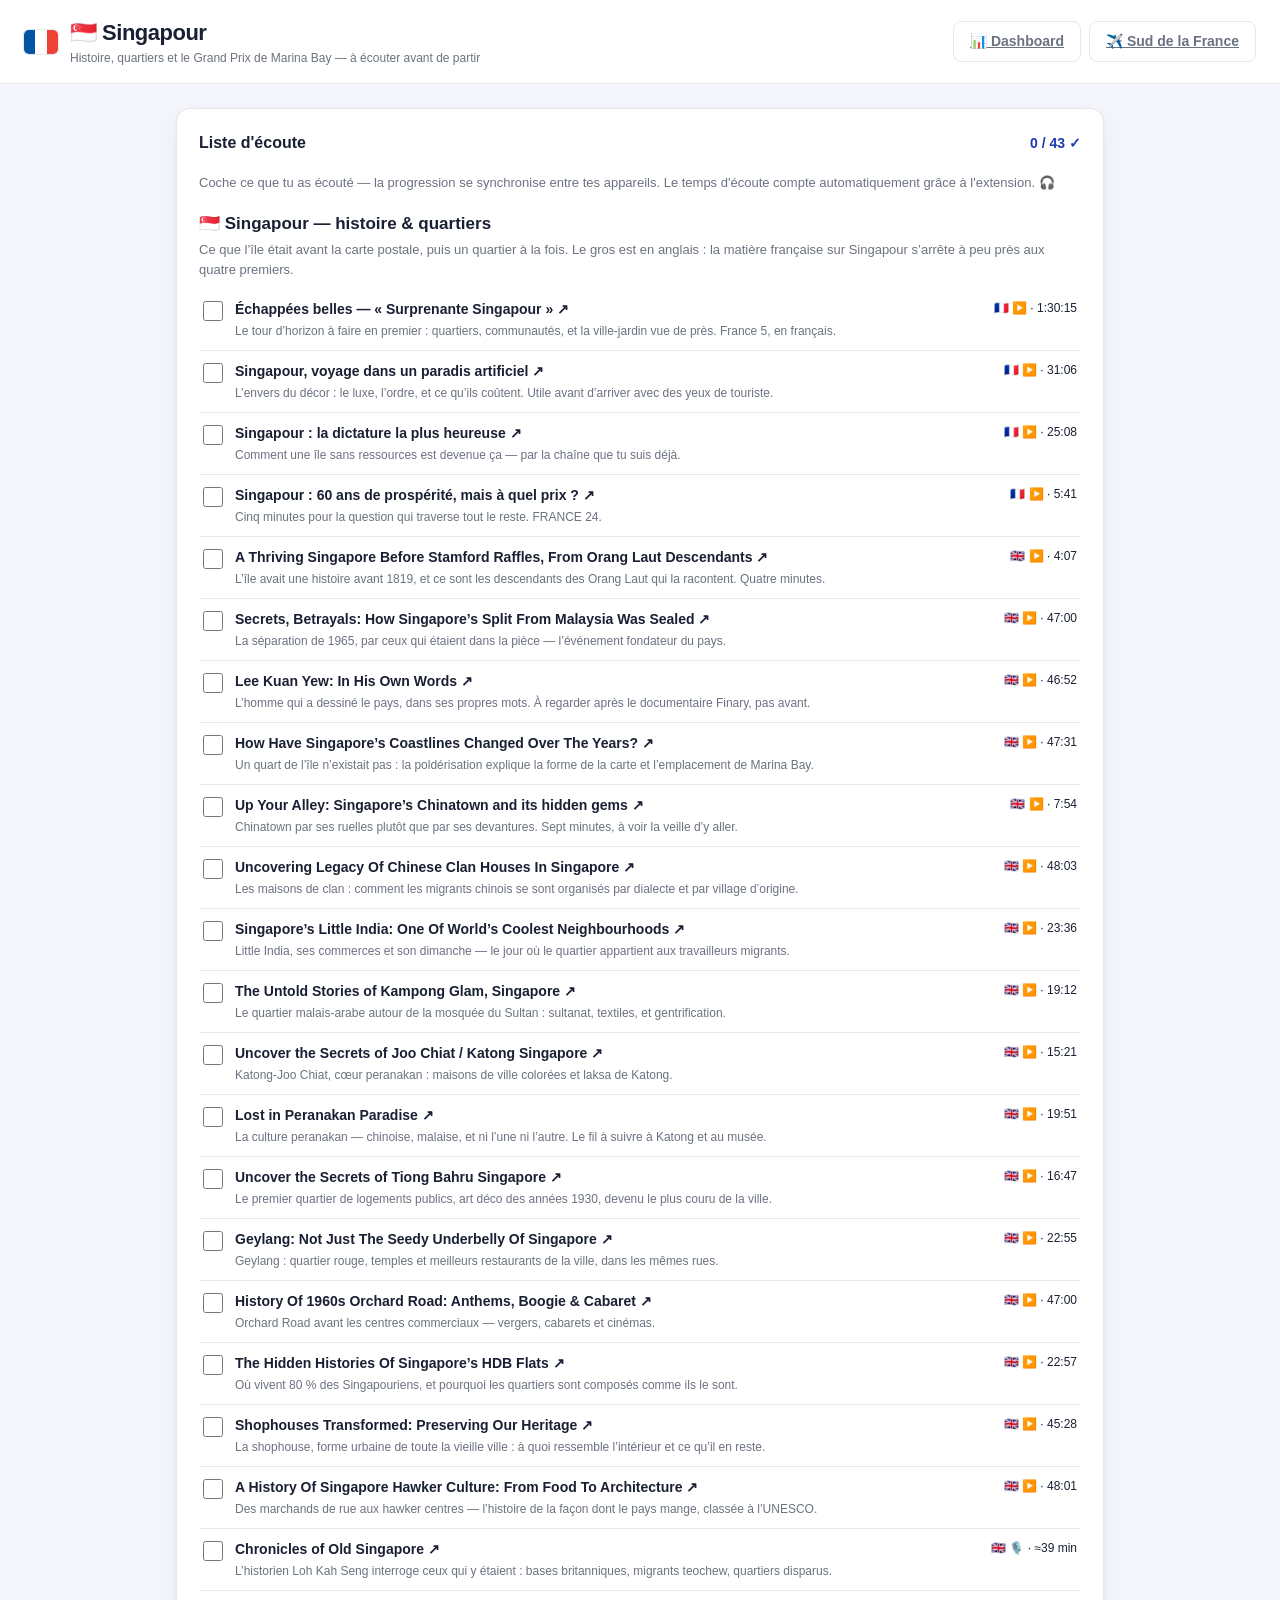
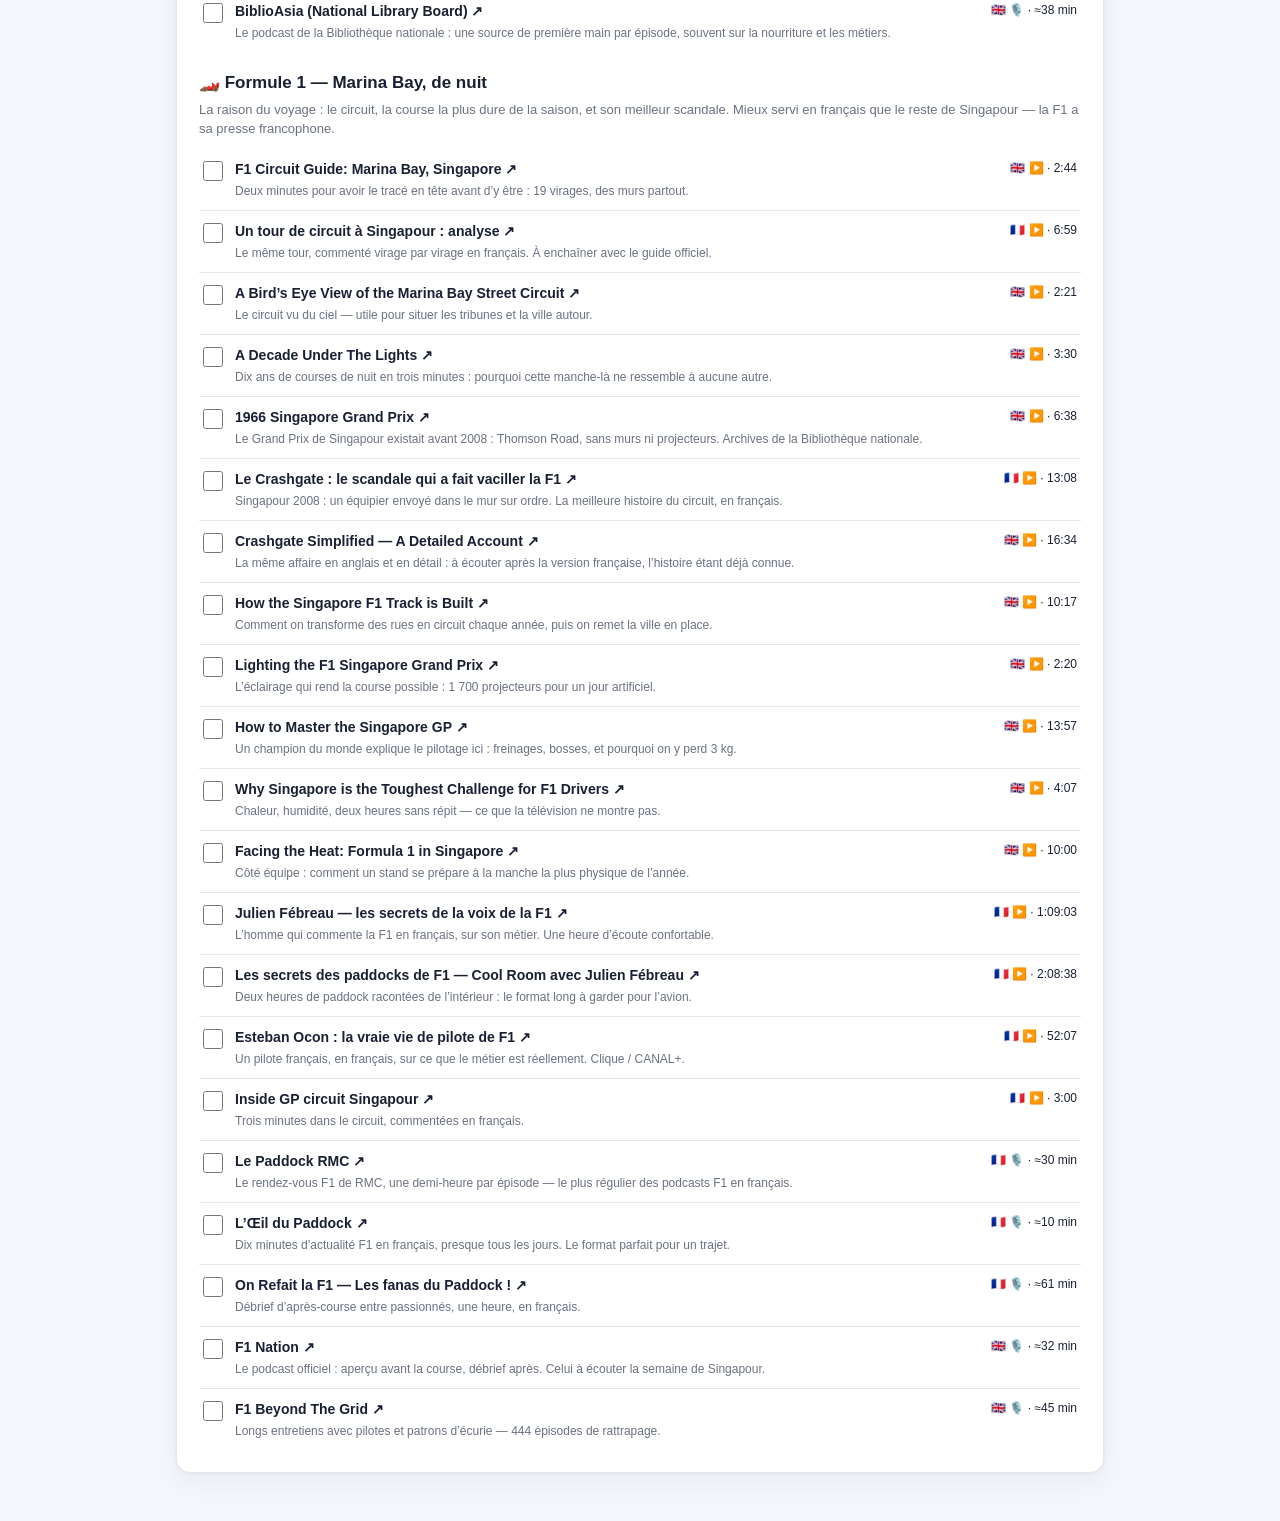
<file: extension/singapore.html>
<!DOCTYPE html>
<html lang="fr">
<head>
  <meta charset="UTF-8">
  <meta name="viewport" content="width=device-width, initial-scale=1.0">
  <title>🇸🇬 Singapour — histoire, quartiers &amp; Grand Prix</title>
  <link rel="icon" type="image/png" href="icons/favicon-64.png">
  <link rel="apple-touch-icon" href="icons/apple-touch-icon.png">
  <link rel="stylesheet" href="dashboard.css">
  <style>
    .trip-header { display: flex; align-items: baseline; justify-content: space-between; flex-wrap: wrap; gap: 8px; }
    .trip-progress { font-size: 14px; font-weight: 700; color: var(--primary-dark); }
    .trip-section { margin-top: 18px; }
    .trip-section h2 { font-size: 17px; margin-bottom: 4px; }
    .trip-section p.blurb { font-size: 13px; color: var(--muted); margin-bottom: 10px; }
    .trip-item {
      display: flex; align-items: flex-start; gap: 12px;
      padding: 10px 4px; border-bottom: 1px solid var(--border);
    }
    .trip-item:last-child { border-bottom: none; }
    .trip-item input[type=checkbox] { width: 20px; height: 20px; margin-top: 2px; accent-color: #16a34a; flex-shrink: 0; }
    .trip-item.done .trip-title { text-decoration: line-through; color: var(--muted); }
    .trip-title { font-size: 14px; font-weight: 600; }
    .trip-title a { color: inherit; text-decoration: none; }
    .trip-title a:hover { color: var(--primary); }
    .trip-desc { font-size: 12px; color: var(--muted); margin-top: 2px; }
    .trip-tags { font-size: 12px; white-space: nowrap; }
    /* What a search actually found, hanging off the search row above it. */
    .trip-sub { margin-left: 30px; padding-left: 14px; border-left: 2px solid var(--border); }
    .trip-sub .trip-title { font-size: 13px; font-weight: 500; }
  </style>
</head>
<body>
  <header class="topbar">
    <div class="brand">
      <span class="brand-flag"><span></span><span></span><span></span></span>
      <div>
        <h1>🇸🇬 Singapour</h1>
        <p class="brand-sub">Histoire, quartiers et le Grand Prix de Marina Bay — à écouter avant de partir</p>
      </div>
    </div>
    <div class="topbar-actions">
      <a class="btn btn-ghost" href="dashboard.html">📊 Dashboard</a>
      <a class="btn btn-ghost" href="todo.html">✈️ Sud de la France</a>
    </div>
  </header>

  <main class="container">
    <section class="card">
      <div class="trip-header">
        <h2>Liste d'écoute</h2>
        <span class="trip-progress" id="progress"></span>
      </div>
      <p class="blurb" style="font-size:13px;color:#6b7280;margin-top:4px">
        Coche ce que tu as écouté — la progression se synchronise entre tes appareils.
        Le temps d'écoute compte automatiquement grâce à l'extension. 🎧
      </p>
      <div id="sections"></div>
    </section>
  </main>

  <script src="config.js"></script>
  <script src="supabase.js"></script>
  <script src="rules.js"></script>
  <script src="youtube-todo-rules.js"></script>
  <script src="watch-sync.js"></script>
  <script src="checklist.js"></script>
  <script src="singapore.js"></script>
</body>
</html>
</file>
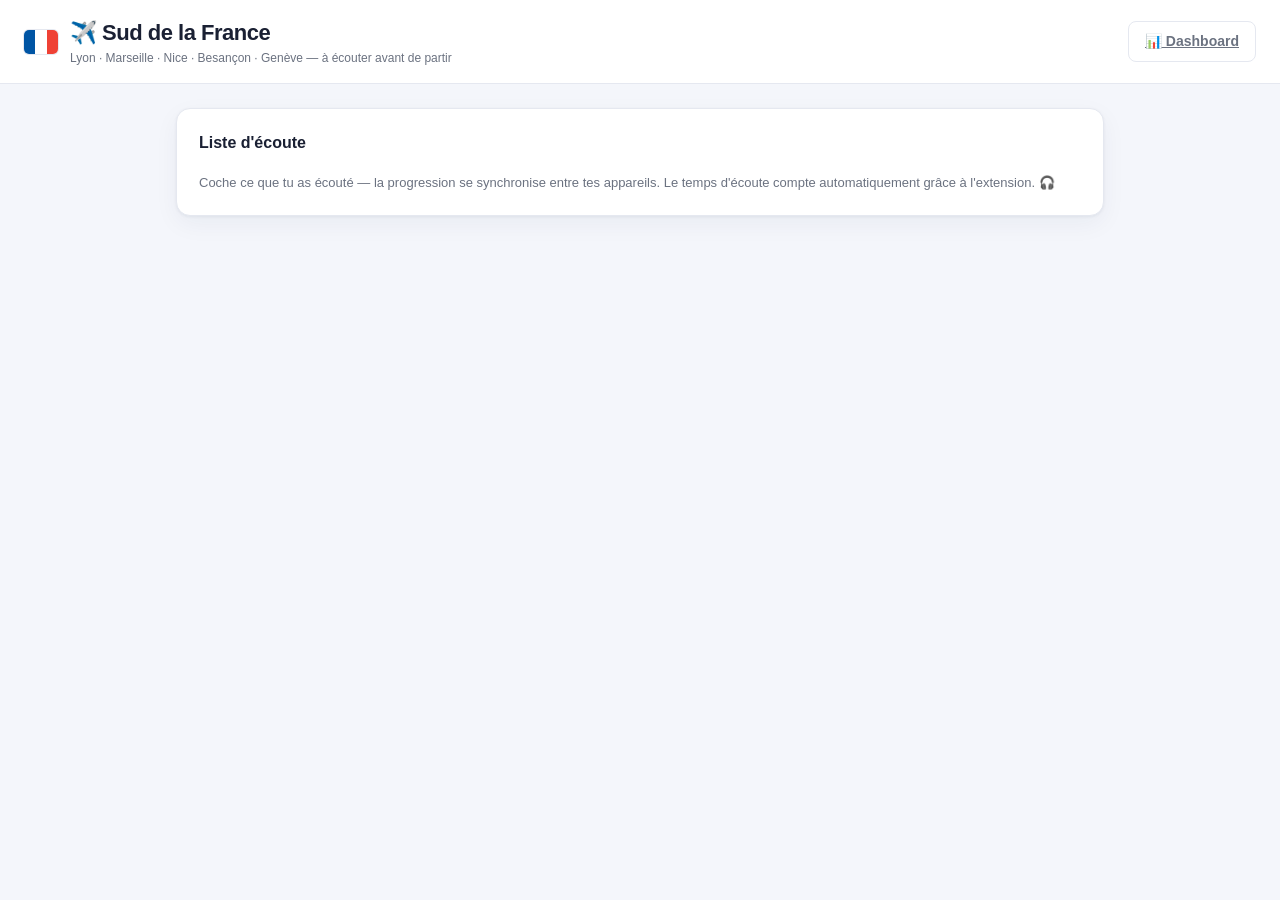
<file: extension/todo.html>
<!DOCTYPE html>
<html lang="fr">
<head>
  <meta charset="UTF-8">
  <meta name="viewport" content="width=device-width, initial-scale=1.0">
  <title>✈️ Voyage — Sud de la France</title>
  <link rel="icon" type="image/png" href="icons/favicon-64.png">
  <link rel="apple-touch-icon" href="icons/apple-touch-icon.png">
  <link rel="stylesheet" href="dashboard.css">
  <style>
    .trip-header { display: flex; align-items: baseline; justify-content: space-between; flex-wrap: wrap; gap: 8px; }
    .trip-progress { font-size: 14px; font-weight: 700; color: var(--primary-dark); }
    .trip-section { margin-top: 18px; }
    .trip-section h2 { font-size: 17px; margin-bottom: 4px; }
    .trip-section p.blurb { font-size: 13px; color: var(--muted); margin-bottom: 10px; }
    .trip-item {
      display: flex; align-items: flex-start; gap: 12px;
      padding: 10px 4px; border-bottom: 1px solid var(--border);
    }
    .trip-item:last-child { border-bottom: none; }
    .trip-item input[type=checkbox] { width: 20px; height: 20px; margin-top: 2px; accent-color: #16a34a; flex-shrink: 0; }
    .trip-item.done .trip-title { text-decoration: line-through; color: var(--muted); }
    .trip-title { font-size: 14px; font-weight: 600; }
    .trip-title a { color: inherit; text-decoration: none; }
    .trip-title a:hover { color: var(--primary); }
    .trip-desc { font-size: 12px; color: var(--muted); margin-top: 2px; }
    .trip-tags { font-size: 12px; white-space: nowrap; }
    /* What a search actually found, hanging off the search row above it. */
    .trip-sub { margin-left: 30px; padding-left: 14px; border-left: 2px solid var(--border); }
    .trip-sub .trip-title { font-size: 13px; font-weight: 500; }
  </style>
</head>
<body>
  <header class="topbar">
    <div class="brand">
      <span class="brand-flag"><span></span><span></span><span></span></span>
      <div>
        <h1>✈️ Sud de la France</h1>
        <p class="brand-sub">Lyon · Marseille · Nice · Besançon · Genève — à écouter avant de partir</p>
      </div>
    </div>
    <div class="topbar-actions">
      <a class="btn btn-ghost" href="dashboard.html">📊 Dashboard</a>
    </div>
  </header>

  <main class="container">
    <section class="card">
      <div class="trip-header">
        <h2>Liste d'écoute</h2>
        <span class="trip-progress" id="progress"></span>
      </div>
      <p class="blurb" style="font-size:13px;color:#6b7280;margin-top:4px">
        Coche ce que tu as écouté — la progression se synchronise entre tes appareils.
        Le temps d'écoute compte automatiquement grâce à l'extension. 🎧
      </p>
      <div id="sections"></div>
    </section>
  </main>

  <script src="config.js"></script>
  <script src="supabase.js"></script>
  <script src="rules.js"></script>
  <script src="youtube-todo-rules.js"></script>
  <script src="watch-sync.js"></script>
  <script src="todo.js"></script>
</body>
</html>
</file>
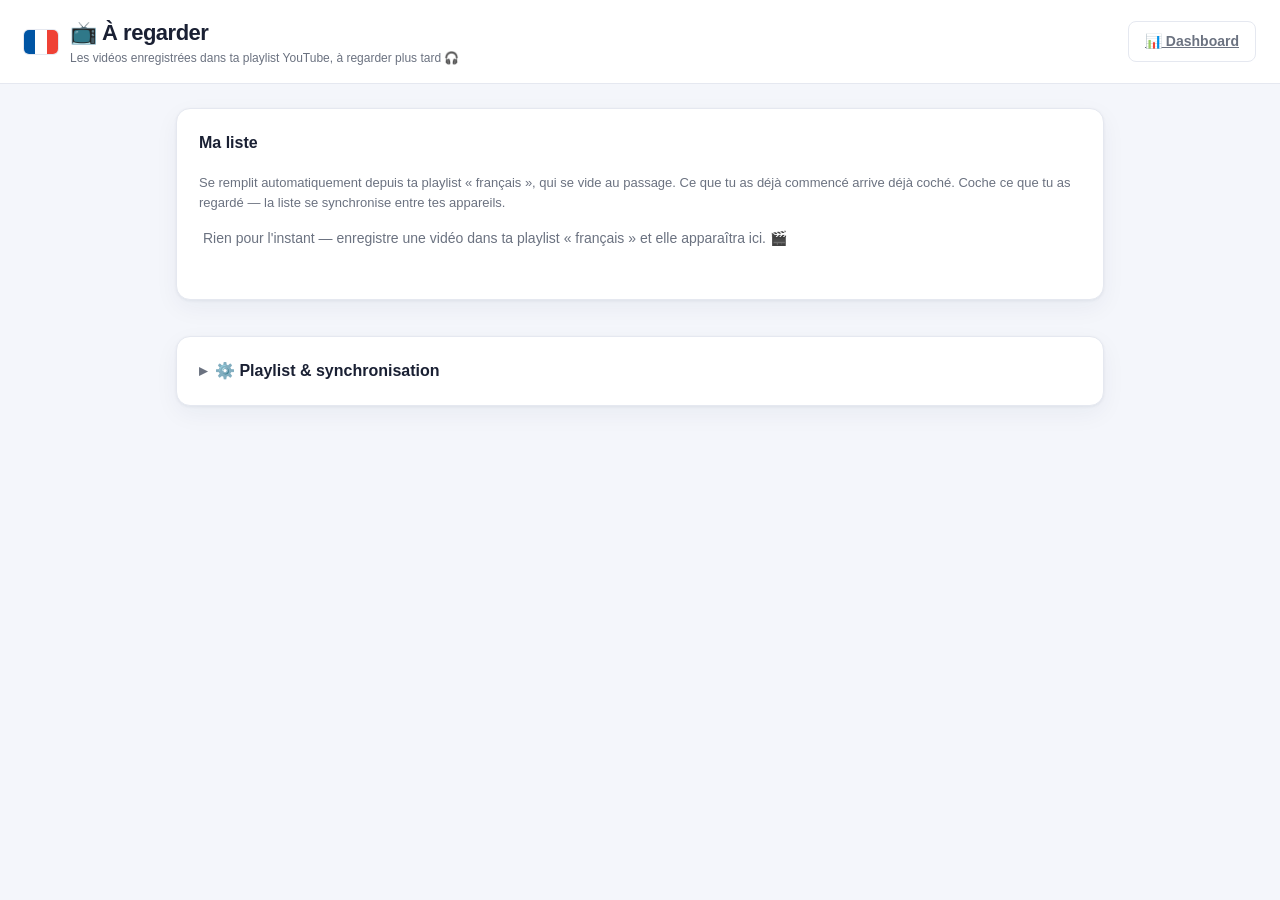
<file: extension/watchlist.html>
<!DOCTYPE html>
<html lang="fr">
<head>
  <meta charset="UTF-8">
  <meta name="viewport" content="width=device-width, initial-scale=1.0">
  <title>📺 À regarder — Écoute</title>
  <link rel="icon" type="image/png" href="icons/favicon-64.png">
  <link rel="apple-touch-icon" href="icons/apple-touch-icon.png">
  <link rel="stylesheet" href="dashboard.css">
  <style>
    .wl-header { display: flex; align-items: baseline; justify-content: space-between; flex-wrap: wrap; gap: 8px; }
    .wl-count { font-size: 14px; font-weight: 700; color: var(--primary-dark); }
    .wl-item {
      display: flex; align-items: flex-start; gap: 12px;
      padding: 10px 4px; border-bottom: 1px solid var(--border);
    }
    .wl-item:last-child { border-bottom: none; }
    .wl-item input[type=checkbox] { width: 20px; height: 20px; margin-top: 2px; accent-color: #16a34a; flex-shrink: 0; }
    .wl-item.done .wl-title { text-decoration: line-through; color: var(--muted); }
    .wl-title { font-size: 14px; font-weight: 600; }
    .wl-title a { color: inherit; text-decoration: none; }
    .wl-title a:hover { color: var(--primary); }
    .wl-meta { font-size: 12px; color: var(--muted); margin-top: 2px; }
    .wl-flag { font-size: 13px; white-space: nowrap; }
    .wl-del { background: none; border: none; color: var(--muted); cursor: pointer; font-size: 15px; line-height: 1; padding: 2px 6px; }
    .wl-del:hover { color: #dc2626; }
    .wl-empty { font-size: 14px; color: var(--muted); padding: 16px 4px; }
    .wl-actions { display: flex; gap: 8px; margin-top: 12px; }
    .wl-setup { margin-top: 16px; }
    .wl-setup summary { cursor: pointer; font-size: 16px; font-weight: 700; list-style: none; display: flex; align-items: center; gap: 8px; }
    .wl-setup summary::-webkit-details-marker { display: none; }
    .wl-setup summary::before { content: '▸'; display: inline-block; transition: transform .15s ease; color: var(--muted); }
    .wl-setup[open] summary::before { transform: rotate(90deg); }
    .wl-setup-body { margin-top: 12px; }
    .wl-pl-row { display: flex; gap: 8px; align-items: center; margin-bottom: 8px; }
    .wl-pl-row .input { flex: 1; }
    .wl-pl-row select.input { flex: 0 0 auto; }
    .wl-pl-del { background: none; border: none; color: var(--muted); cursor: pointer; font-size: 15px; padding: 2px 6px; }
    .wl-pl-del:hover { color: #dc2626; }
  </style>
</head>
<body>
  <header class="topbar">
    <div class="brand">
      <span class="brand-flag"><span></span><span></span><span></span></span>
      <div>
        <h1>📺 À regarder</h1>
        <p class="brand-sub">Les vidéos enregistrées dans ta playlist YouTube, à regarder plus tard 🎧</p>
      </div>
    </div>
    <div class="topbar-actions">
      <a class="btn btn-ghost" href="dashboard.html">📊 Dashboard</a>
    </div>
  </header>

  <main class="container">
    <section class="card">
      <div class="wl-header">
        <h2>Ma liste</h2>
        <span class="wl-count" id="count"></span>
      </div>
      <p class="blurb" style="font-size:13px;color:#6b7280;margin-top:4px">
        Se remplit automatiquement depuis ta playlist « français », qui se vide au passage.
        Ce que tu as déjà commencé arrive déjà coché. Coche ce que tu as regardé — la liste
        se synchronise entre tes appareils.
      </p>
      <div id="list"></div>
      <div class="wl-actions">
        <button class="btn btn-ghost" id="clearDone" hidden>🧹 Retirer les regardés</button>
      </div>
    </section>

    <details class="card wl-setup" id="setup">
      <summary>⚙️ Playlist &amp; synchronisation <span class="wl-count" id="setupStatus"></span></summary>
      <div class="wl-setup-body">
        <p class="blurb" style="font-size:13px;color:#6b7280;margin:0 0 10px">
          Colle l'adresse de ta playlist « français », connecte ton compte YouTube une fois,
          et l'extension importera les vidéos toutes les ~5 min (puis les retirera de la playlist,
          qui sert juste de boîte d'entrée).
          Reviens ici pour resynchroniser ou changer de playlist.
        </p>
        <div id="playlists"></div>
        <button class="btn btn-ghost" id="addPlaylist" style="margin-bottom:10px">＋ Ajouter une playlist</button>
        <div class="wl-actions" style="margin-top:0">
          <button class="btn btn-primary" id="connectBtn">🔗 Connecter &amp; synchroniser</button>
          <button class="btn btn-ghost" id="syncBtn" hidden>🔄 Synchroniser</button>
        </div>
        <p class="wl-meta" id="syncMsg" style="margin-top:8px"></p>
      </div>
    </details>
  </main>

  <script src="config.js"></script>
  <script src="supabase.js"></script>
  <script src="rules.js"></script>
  <script src="youtube-todo-rules.js"></script>
  <script src="watch-sync.js"></script>
  <script src="watchlist.js"></script>
</body>
</html>
</file>
<file: extension/dashboard.css>
:root {
  --bg: #f4f6fb;
  --card: #ffffff;
  --text: #1a2033;
  --muted: #6b7280;
  --primary: #2b4fd8;
  --primary-dark: #1e3ab0;
  --red: #e63946;
  --border: #e5e8f0;
  --radius: 14px;
  --shadow: 0 1px 3px rgba(20, 30, 70, 0.06), 0 8px 24px rgba(20, 30, 70, 0.05);
}

* { box-sizing: border-box; margin: 0; padding: 0; }

body {
  font-family: 'Inter', -apple-system, 'PingFang TC', 'Microsoft JhengHei', sans-serif;
  background: var(--bg);
  color: var(--text);
  line-height: 1.5;
}

/* ── Top bar ─────────────────────────────── */
.topbar {
  display: flex;
  align-items: center;
  justify-content: space-between;
  padding: 16px 24px;
  background: var(--card);
  border-bottom: 1px solid var(--border);
  position: sticky;
  top: 0;
  z-index: 10;
}

.brand { display: flex; align-items: center; gap: 12px; }
.brand h1 { font-size: 22px; font-weight: 800; letter-spacing: -0.5px; }
.brand-sub { font-size: 12px; color: var(--muted); }

.brand-flag {
  display: flex;
  width: 34px;
  height: 24px;
  border-radius: 5px;
  overflow: hidden;
  box-shadow: 0 0 0 1px var(--border);
}
.brand-flag span { flex: 1; }
.brand-flag span:nth-child(1) { background: #0055a4; }
.brand-flag span:nth-child(2) { background: #ffffff; }
.brand-flag span:nth-child(3) { background: #ef4135; }

.topbar-actions { display: flex; gap: 8px; }

/* ── Layout ──────────────────────────────── */
.container {
  max-width: 960px;
  margin: 0 auto;
  padding: 24px 16px 48px;
  display: flex;
  flex-direction: column;
  gap: 20px;
}

.two-col {
  display: grid;
  grid-template-columns: 1fr 1fr;
  gap: 20px;
}

@media (max-width: 720px) {
  .two-col { grid-template-columns: 1fr; }
}

/* ── Cards ───────────────────────────────── */
.card {
  background: var(--card);
  border: 1px solid var(--border);
  border-radius: var(--radius);
  box-shadow: var(--shadow);
  padding: 22px;
}

.card h2 { font-size: 16px; font-weight: 700; margin-bottom: 14px; }
.card h3 { font-size: 14px; font-weight: 600; color: var(--muted); margin: 18px 0 8px; }

/* ── Stats ───────────────────────────────── */
.stats-grid {
  display: grid;
  grid-template-columns: repeat(5, 1fr);
  gap: 14px;
}

@media (max-width: 720px) {
  .stats-grid { grid-template-columns: repeat(2, 1fr); }
}

.stat-card {
  background: var(--card);
  border: 1px solid var(--border);
  border-radius: var(--radius);
  box-shadow: var(--shadow);
  padding: 16px 18px;
}

.stat-label {
  font-size: 12px;
  font-weight: 600;
  color: var(--muted);
  text-transform: uppercase;
  letter-spacing: 0.5px;
}

.stat-value { font-size: 26px; font-weight: 800; margin-top: 4px; }
.stat-sub { font-size: 12px; color: var(--muted); margin-top: 4px; }

.goal-bar {
  height: 6px;
  background: var(--border);
  border-radius: 3px;
  margin-top: 10px;
  overflow: hidden;
}

.goal-fill {
  height: 100%;
  width: 0;
  background: linear-gradient(90deg, var(--primary), #6c8cff);
  border-radius: 3px;
  transition: width 0.4s ease;
}

.goal-fill.done { background: linear-gradient(90deg, #16a34a, #4ade80); }

/* ── Timer ───────────────────────────────── */
.timer-display {
  font-size: 44px;
  font-weight: 800;
  font-variant-numeric: tabular-nums;
  text-align: center;
  letter-spacing: 2px;
  margin: 8px 0 16px;
  color: var(--primary-dark);
}

.timer-card.running .timer-display { color: var(--red); }

.timer-buttons { display: flex; gap: 8px; margin-top: 12px; }
.timer-buttons .btn { flex: 1; }

/* ── Forms & buttons ─────────────────────── */
.field-row { display: flex; gap: 8px; margin-bottom: 10px; }
.grow { flex: 1; }

.input {
  padding: 9px 12px;
  border: 1px solid var(--border);
  border-radius: 8px;
  font-size: 14px;
  font-family: inherit;
  background: #fbfcfe;
  color: var(--text);
  min-width: 0;
}

.input:focus { outline: 2px solid var(--primary); outline-offset: -1px; }
.input.small { width: 90px; }

.btn {
  padding: 9px 16px;
  border: none;
  border-radius: 8px;
  font-size: 14px;
  font-weight: 600;
  font-family: inherit;
  cursor: pointer;
  transition: background 0.15s, transform 0.05s;
}

.btn:active { transform: scale(0.98); }
.btn:disabled { opacity: 0.45; cursor: not-allowed; }
.btn.full { width: 100%; }

.btn-primary { background: var(--primary); color: #fff; }
.btn-primary:hover:not(:disabled) { background: var(--primary-dark); }
.btn-secondary { background: #eef1f8; color: var(--text); }
.btn-secondary:hover:not(:disabled) { background: #e2e6f0; }
.btn-danger { background: var(--red); color: #fff; }
.btn-danger:hover:not(:disabled) { background: #c92c39; }
.btn-ghost {
  background: transparent;
  border: 1px solid var(--border);
  color: var(--muted);
}
.btn-ghost:hover { background: #f0f2f8; color: var(--text); }

.goal-setting {
  display: flex;
  align-items: center;
  gap: 10px;
  margin-top: 16px;
  padding-top: 14px;
  border-top: 1px dashed var(--border);
  font-size: 13px;
  color: var(--muted);
}

/* ── Dashboard ───────────────────────────── */
.dash-header {
  display: flex;
  align-items: center;
  justify-content: space-between;
  flex-wrap: wrap;
  gap: 10px;
  margin-bottom: 10px;
}

.tabs {
  display: flex;
  background: #eef1f8;
  border-radius: 9px;
  padding: 3px;
}

.tab {
  border: none;
  background: transparent;
  padding: 6px 16px;
  border-radius: 7px;
  font-size: 13px;
  font-weight: 600;
  font-family: inherit;
  color: var(--muted);
  cursor: pointer;
}

.tab.active {
  background: var(--card);
  color: var(--primary);
  box-shadow: 0 1px 3px rgba(20, 30, 70, 0.12);
}

.chart-wrap { position: relative; height: 280px; }
.donut-wrap { height: auto; }
.donut-wrap canvas { max-height: 200px; }

/* ── Session list ────────────────────────── */
.session-list { list-style: none; }

.session-item {
  display: flex;
  align-items: center;
  gap: 12px;
  padding: 10px 4px;
  border-bottom: 1px solid var(--border);
}

.session-item:last-child { border-bottom: none; }

.session-icon { font-size: 18px; }
.session-icon img {
  width: 24px;
  height: 34px;
  object-fit: cover;
  border-radius: 4px;
  display: block;
  box-shadow: 0 0 0 1px rgba(0, 0, 0, 0.08);
}
.session-info { flex: 1; min-width: 0; }
.session-title {
  font-size: 14px;
  font-weight: 600;
  white-space: nowrap;
  overflow: hidden;
  text-overflow: ellipsis;
}
.session-meta { font-size: 12px; color: var(--muted); }
.session-mins { font-weight: 700; font-size: 14px; color: var(--primary-dark); white-space: nowrap; }

.session-check {
  width: 16px;
  height: 16px;
  flex-shrink: 0;
  cursor: pointer;
  accent-color: var(--primary-dark);
}
.session-item.done .session-title { text-decoration: line-through; }
.session-item.done .session-info,
.session-item.done .session-icon { opacity: 0.55; }

.session-del {
  border: none;
  background: transparent;
  color: var(--muted);
  font-size: 16px;
  cursor: pointer;
  padding: 4px 8px;
  border-radius: 6px;
}
.session-del:hover { background: #fde8ea; color: var(--red); }

.empty-msg {
  color: var(--muted);
  font-size: 14px;
  text-align: center;
  padding: 18px 0;
}

.footer {
  text-align: center;
  padding: 16px;
  font-size: 12px;
  color: var(--muted);
}

.empty-msg.error { color: #e63946; }

/* ── Language filter pills ───────────────── */
.lang-filter { display: flex; gap: 8px; }

.pill {
  padding: 7px 18px;
  border: 1px solid var(--border);
  border-radius: 999px;
  background: var(--card);
  font-size: 13px;
  font-weight: 600;
  font-family: inherit;
  color: var(--muted);
  cursor: pointer;
}
.pill:hover { background: #eef1f8; }
.pill.active { background: var(--text); border-color: var(--text); color: #fff; }

.goal-setting { flex-wrap: wrap; }

/* ── Grouped session list ────────────────── */
.lang-section {
  display: flex;
  justify-content: space-between;
  font-weight: 700;
  font-size: 15px;
  padding: 14px 4px 6px;
}

.src-group {
  border: 1px solid var(--border);
  border-radius: 10px;
  margin: 5px 0;
  background: #fbfcfe;
}

.src-group summary {
  display: flex;
  justify-content: space-between;
  align-items: center;
  padding: 9px 14px;
  font-weight: 600;
  font-size: 13px;
  cursor: pointer;
  list-style: none;
}

.src-group summary::before {
  content: '▸';
  color: var(--muted);
  margin-right: 8px;
}

.src-group[open] summary::before { content: '▾'; }
.src-group summary span:first-of-type { flex: 1; }
.src-sub { color: var(--muted); font-weight: 500; font-size: 12px; }

.src-group .session-list { padding: 0 14px 4px; }
.src-group .session-item { border-top: 1px solid var(--border); border-bottom: none; }

.session-item.editing { gap: 6px; padding: 10px 4px; }
.session-item.editing .btn { padding: 7px 12px; font-size: 13px; }

.goal-setting.no-border { margin-top: 0; padding-top: 0; border-top: none; }
</file>
